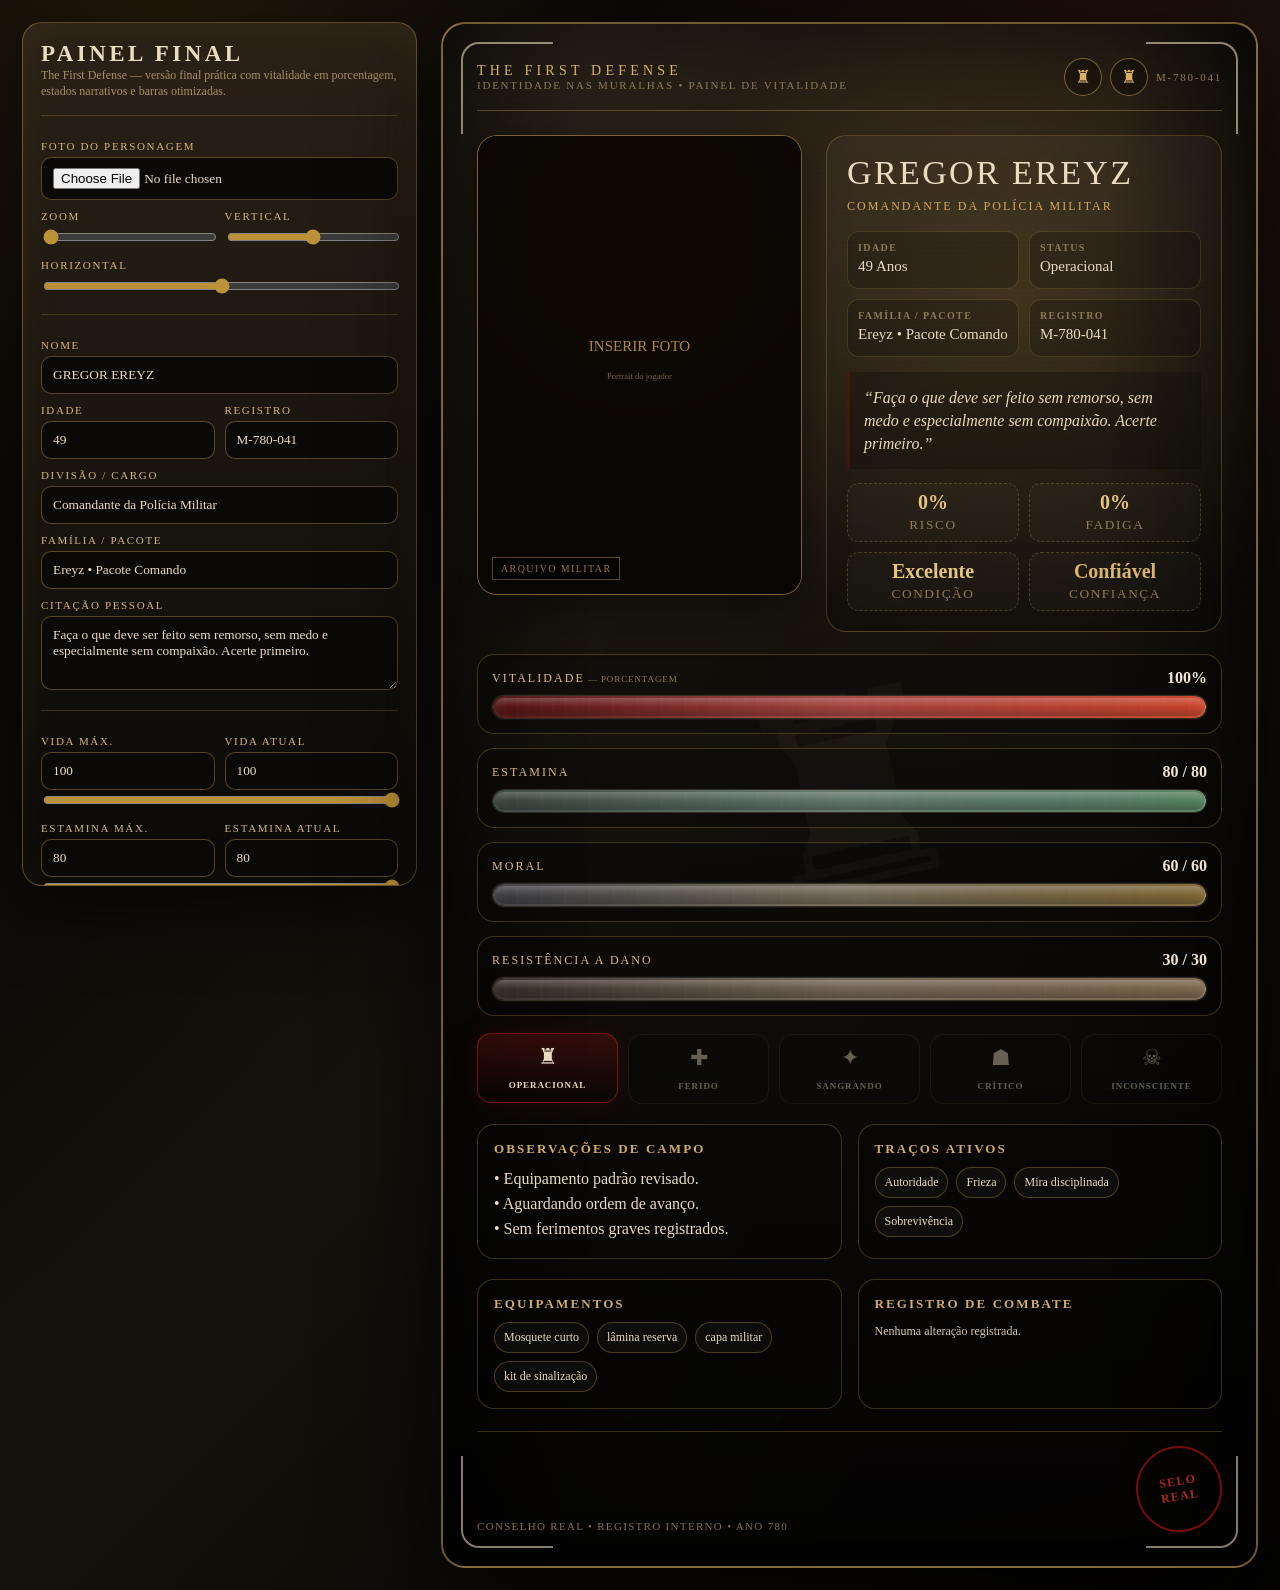
<file: painel.html>
<!DOCTYPE html>
<html lang="pt-BR">
<head>
<meta charset="UTF-8"/>
<meta name="viewport" content="width=device-width, initial-scale=1.0"/>
<title>The First Defense — Painel Vivo Final Otimizado</title>
<style>
:root{
  --danger:0;
  --exhaustion:0;
  --moraleLoss:0;
  --portrait-x:50%;
  --portrait-y:50%;
  --portrait-scale:1;
  --hue:0deg;
  --vignette:.40;
  --grain:.11;
  --bloodOpacity:0;
  --theme:#b08a42;
  --themeSoft:rgba(176,138,66,.28);
  --bg:#080705;
  --paper:#1c160f;
  --ink:#eadbc1;
  --muted:#9d8865;
  --blood:#981313;
  --bloodBright:#df2b20;
  --stamina:#d0a13a;
  --morale:#8fb3c7;
}
*{box-sizing:border-box}
body{
  margin:0; min-height:100vh; color:var(--ink);
  font-family: Georgia, "Times New Roman", serif;
  background:
    radial-gradient(circle at 12% 4%, rgba(202,143,45,.14), transparent 25%),
    radial-gradient(circle at 86% 8%, rgba(103,16,16,.18), transparent 25%),
    linear-gradient(135deg,#050403,#15110c 52%,#050403);
}
body::before{
  content:""; position:fixed; inset:0; pointer-events:none; opacity:.28;
  background:
    linear-gradient(rgba(255,255,255,.025) 1px, transparent 1px),
    linear-gradient(90deg,rgba(255,255,255,.018) 1px, transparent 1px);
  background-size: 38px 38px;
}
.app{display:grid; grid-template-columns:395px minmax(740px,1fr); gap:24px; padding:22px;}
.controls{
  position:sticky; top:18px; align-self:start; max-height:calc(100vh - 36px); overflow:auto;
  background:linear-gradient(180deg,rgba(43,34,23,.98),rgba(10,9,7,.98));
  border:1px solid rgba(218,178,92,.38);
  border-radius:20px; padding:18px;
  box-shadow:0 24px 70px rgba(0,0,0,.6), inset 0 0 40px rgba(236,180,79,.055);
}
.controls h1{margin:0; font-size:23px; letter-spacing:.15em; text-transform:uppercase}
.controls .tag{color:#a89065; font-size:12px; line-height:1.35}
.group{border-top:1px solid rgba(218,178,92,.22); margin-top:16px; padding-top:14px}
label{display:block; font-size:11px; letter-spacing:.15em; text-transform:uppercase; color:#d4b77c; margin:10px 0 5px}
input,textarea,select{
  width:100%; background:#0b0907; color:#ecdcc0;
  border:1px solid rgba(218,178,92,.36); border-radius:10px;
  padding:10px 11px; outline:none; font-family:Georgia,"Times New Roman",serif;
}
textarea{min-height:74px; resize:vertical}
input[type=range]{accent-color:#bd9137; padding:0; border:0; background:transparent}
.row{display:grid; grid-template-columns:1fr 1fr; gap:10px}
.three{display:grid; grid-template-columns:1fr 1fr 1fr; gap:10px}
.btns{display:flex; flex-wrap:wrap; gap:8px; margin-top:14px}
button{
  border:1px solid rgba(226,185,95,.45); color:#f2dfbd;
  background:linear-gradient(180deg,#3a2b16,#15100a); border-radius:10px;
  padding:10px 12px; cursor:pointer; font-weight:bold; letter-spacing:.04em;
}
button:hover{filter:brightness(1.14)}
button.danger{border-color:rgba(188,42,35,.7); color:#ffd0ca}
.stage{display:flex; justify-content:center; align-items:flex-start; min-height:calc(100vh - 44px)}
.card{
  width:820px; min-height:1120px; position:relative; overflow:hidden; border-radius:24px;
  background:
    radial-gradient(circle at 70% 18%, color-mix(in srgb, var(--theme) 22%, transparent), transparent 25%),
    linear-gradient(115deg,rgba(255,255,255,.045), transparent 24%, rgba(0,0,0,.24) 76%),
    linear-gradient(180deg,#2a2116,#130f0b 55%,#070604);
  border:2px solid rgba(218,178,92,.50);
  box-shadow:0 38px 110px rgba(0,0,0,.78), inset 0 0 120px rgba(0,0,0,.62);
  padding:34px;
  filter:hue-rotate(var(--hue));
}
.card::before{
  content:""; position:absolute; inset:0; pointer-events:none;
  background:
    repeating-linear-gradient(0deg, rgba(255,255,255,calc(var(--grain)*.25)), rgba(255,255,255,calc(var(--grain)*.25)) 1px, transparent 1px, transparent 5px),
    radial-gradient(circle at 50% 34%, transparent 0 38%, rgba(0,0,0,var(--vignette)) 100%),
    linear-gradient(90deg,rgba(0,0,0,.38),transparent 18%,transparent 82%,rgba(0,0,0,.38));
  mix-blend-mode:overlay;
}
.card::after{
  content:""; position:absolute; inset:0; pointer-events:none; transition:.3s ease;
  background:
    radial-gradient(circle at 50% 38%, transparent 0 34%, rgba(0,0,0,calc(.10 + var(--danger)*.42)) 100%),
    linear-gradient(0deg, rgba(100,0,0,calc(var(--danger)*.32)), transparent 56%),
    linear-gradient(180deg, rgba(0,0,0,calc(var(--exhaustion)*.36)), transparent 38%, rgba(0,0,0,calc(var(--exhaustion)*.42))),
    linear-gradient(90deg, rgba(0,0,0,calc(var(--moraleLoss)*.18)), transparent 45%, rgba(20,30,40,calc(var(--moraleLoss)*.16)));
}
.corner{
  position:absolute; width:92px; height:92px; opacity:.62; pointer-events:none;
  border-color:rgba(218,178,92,.5);
}
.c1{left:18px; top:18px; border-left:2px solid; border-top:2px solid; border-radius:18px 0 0 0}
.c2{right:18px; top:18px; border-right:2px solid; border-top:2px solid; border-radius:0 18px 0 0}
.c3{left:18px; bottom:18px; border-left:2px solid; border-bottom:2px solid; border-radius:0 0 0 18px}
.c4{right:18px; bottom:18px; border-right:2px solid; border-bottom:2px solid; border-radius:0 0 18px 0}
.watermark{
  position:absolute; inset:0; display:flex; align-items:center; justify-content:center;
  font-size:260px; opacity:.035; z-index:0; pointer-events:none; transform:rotate(-12deg);
}
.topline,.main,.bars,.condition,.notes,.equipment,.footer{position:relative; z-index:2}
.topline{display:flex; justify-content:space-between; align-items:center; border-bottom:1px solid rgba(218,178,92,.32); padding-bottom:14px}
.brand{font-size:14px; letter-spacing:.30em; color:#d8b366; text-transform:uppercase}
.registry{color:#8f7b5b; font-size:11px; text-transform:uppercase; letter-spacing:.16em}
.crestRow{display:flex; gap:8px; align-items:center}
.miniCrest{
  width:38px; height:38px; border-radius:50%; display:flex; align-items:center; justify-content:center;
  border:1px solid rgba(218,178,92,.48); background:rgba(0,0,0,.28); color:#d7b067; font-size:18px;
}
.main{display:grid; grid-template-columns:325px 1fr; gap:24px; margin-top:24px}
.portraitBox{
  position:relative; height:460px; border:1px solid rgba(230,188,101,.50); border-radius:20px; overflow:hidden;
  background:#080706; box-shadow:inset 0 0 34px rgba(0,0,0,.92),0 16px 45px rgba(0,0,0,.42);
}
#portrait{width:100%; height:100%; object-fit:cover; object-position:var(--portrait-x) var(--portrait-y); transform:scale(var(--portrait-scale)); transition:.25s ease;
  filter:contrast(calc(1.04 + var(--danger)*.18)) saturate(calc(.98 - var(--danger)*.28)) brightness(calc(1 - var(--danger)*.22 - var(--exhaustion)*.16));
}
.portraitBox::after{
  content:""; position:absolute; inset:0; pointer-events:none;
  background:
    linear-gradient(0deg,rgba(114,0,0,calc(var(--danger)*.32)),transparent 60%),
    radial-gradient(circle at 50% 22%,transparent 23%,rgba(0,0,0,.38));
}
.photoStamp{position:absolute; left:14px; bottom:14px; border:1px solid rgba(218,178,92,.56); background:rgba(0,0,0,.48); color:#d3ad64; padding:5px 8px; font-size:10px; letter-spacing:.14em}
.statusRibbon{
  position:absolute; right:-40px; top:22px; width:170px; text-align:center; transform:rotate(33deg);
  background:rgba(120,14,14,calc(var(--danger)*.78)); border:1px solid rgba(230,60,45,calc(var(--danger)));
  color:rgba(255,224,214,calc(var(--danger))); padding:5px 0; font-size:10px; letter-spacing:.14em;
}
.infoPanel{
  border:1px solid rgba(218,178,92,.26); border-radius:20px; padding:20px;
  background:linear-gradient(180deg,rgba(255,255,255,.035),rgba(0,0,0,.20));
}
.name{font-size:34px; line-height:1.02; text-transform:uppercase; letter-spacing:.07em; margin-bottom:8px; text-shadow:0 0 22px rgba(218,178,92,.12)}
.sub{color:#d2aa5c; text-transform:uppercase; letter-spacing:.17em; font-size:12px; margin-bottom:17px}
.dataGrid{display:grid; grid-template-columns:1fr 1fr; gap:10px}
.data{background:rgba(0,0,0,.20); border:1px solid rgba(218,178,92,.18); padding:10px; border-radius:12px; min-height:58px}
.data b{display:block; color:#8c7957; font-size:10px; letter-spacing:.14em; text-transform:uppercase; margin-bottom:4px}
.data span{font-size:15px}
.quote{margin-top:15px; padding:14px; border-left:3px solid rgba(177,18,18,calc(.25 + var(--danger)*.65)); background:rgba(0,0,0,.23); color:#ead9bb; font-style:italic; line-height:1.45}
.vitalSeal{
  margin-top:14px; display:grid; grid-template-columns:1fr 1fr; gap:10px;
}
.metric{
  border:1px dashed rgba(218,178,92,.25); padding:8px; border-radius:12px; text-align:center;
  background:rgba(255,255,255,.025);
}
.metric strong{display:block; font-size:21px; color:#e3c37d}
.metric small{text-transform:uppercase; letter-spacing:.12em; color:#8f7b5b}
.bars{margin-top:22px; display:grid; gap:14px}
.statusLine{border:1px solid rgba(218,178,92,.25); background:rgba(0,0,0,.24); border-radius:17px; padding:14px}
.statusHead{display:flex; justify-content:space-between; align-items:center; margin-bottom:8px}
.statusName{text-transform:uppercase; letter-spacing:.17em; color:#d8bd7f; font-size:12px}
.statusValue{font-weight:bold;color:#f1e6d2}
.bar{height:24px; border-radius:999px; background:rgba(0,0,0,.57); border:1px solid rgba(230,208,159,.2); overflow:hidden; position:relative}
.fill{height:100%; width:100%; transition:.35s ease; border-radius:999px; box-shadow:inset 0 0 16px rgba(255,255,255,.10)}
.hp .fill{background:linear-gradient(90deg,#421010,#941818,#e03525)}
.stamina .fill{background:linear-gradient(90deg,#523b13,#af7f22,#ebc163)}
.morale .fill{background:linear-gradient(90deg,#253a4c,#52738e,#a8c4d2)}
.armor .fill{background:linear-gradient(90deg,#30353a,#777d82,#c5c8c7)}
.bar::after{content:""; position:absolute; inset:0; background:linear-gradient(90deg,transparent,rgba(255,255,255,.18),transparent); opacity:.45}
.damageFx{position:absolute; right:0; top:0; bottom:0; width:calc(var(--danger)*100%); background:repeating-linear-gradient(135deg,rgba(0,0,0,.22),rgba(0,0,0,.22) 5px,rgba(255,0,0,.16) 5px,rgba(255,0,0,.16) 10px); mix-blend-mode:multiply}
.condition{margin-top:18px; display:grid; grid-template-columns:repeat(5,1fr); gap:10px}
.cond{text-align:center; border:1px solid rgba(218,178,92,.2); padding:10px 7px; border-radius:14px; background:rgba(0,0,0,.22); opacity:.40; transition:.2s}
.cond.active{opacity:1; background:linear-gradient(180deg,rgba(117,18,15,.36),rgba(0,0,0,.28)); border-color:rgba(184,37,28,.55); box-shadow:0 0 24px rgba(135,12,12,.18)}
.cond .icon{font-size:22px; display:block; margin-bottom:4px}.cond b{font-size:9px; letter-spacing:.10em; text-transform:uppercase}
.notes,.equipment{margin-top:20px; display:grid; grid-template-columns:1fr 1fr; gap:16px}
.panel{border:1px solid rgba(218,178,92,.25); background:rgba(0,0,0,.20); border-radius:17px; padding:16px}
.panel h3{margin:0 0 10px; color:#d0ad65; font-size:13px; text-transform:uppercase; letter-spacing:.16em}
.traits{display:flex; flex-wrap:wrap; gap:8px}.trait{border:1px solid rgba(218,178,92,.28); background:rgba(255,255,255,.035); padding:7px 9px; border-radius:999px; font-size:12px}
.log{font-size:12px; line-height:1.55; color:#dac8a9; max-height:130px; overflow:auto}
.footer{margin-top:22px; display:flex; justify-content:space-between; align-items:flex-end; color:#85704f; border-top:1px solid rgba(218,178,92,.25); padding-top:14px; font-size:11px; letter-spacing:.12em; text-transform:uppercase}
.seal{width:86px;height:86px;border-radius:50%; border:2px double rgba(177,18,18,.66); display:flex;align-items:center;justify-content:center; color:rgba(217,51,40,.78); transform:rotate(-9deg); font-weight:bold; font-size:12px; text-align:center}
.bloodmark{position:absolute; pointer-events:none; opacity:calc(var(--danger)*.95); transition:.35s ease}
.b1{right:68px; top:214px; width:145px; height:145px; background:radial-gradient(circle,rgba(126,0,0,.36),transparent 63%); filter:blur(1px)}
.b2{left:28px; bottom:190px; width:195px; height:112px; background:radial-gradient(circle,rgba(160,0,0,.24),transparent 65%); transform:rotate(18deg)}
.crack{position:absolute; inset:0; opacity:calc(var(--danger)*.18); pointer-events:none; background:
  linear-gradient(125deg, transparent 22%, rgba(255,255,255,.35) 22.2%, transparent 22.6%),
  linear-gradient(47deg, transparent 57%, rgba(255,255,255,.26) 57.2%, transparent 57.6%);
  mix-blend-mode:overlay;
}

.deathbox{
  position:relative; z-index:2;
  margin-top:18px;
  border:1px solid rgba(150,30,25,calc(var(--danger)*.78));
  background:rgba(80,0,0,calc(var(--danger)*.20));
  border-radius:18px;
  padding:14px;
  display:none;
  line-height:1.45;
}
.deathbox.show{display:block}
.deathbox b{color:#ffb1a5;text-transform:uppercase;letter-spacing:.14em}
.card.ultimate-critical{
  animation: criticalPulse 1.8s infinite ease-in-out;
}
@keyframes criticalPulse{
  0%,100%{box-shadow:0 38px 110px rgba(0,0,0,.78), inset 0 0 125px rgba(0,0,0,.64)}
  50%{box-shadow:0 38px 120px rgba(80,0,0,.55), inset 0 0 150px rgba(120,0,0,.22)}
}

@media(max-width:1120px){.app{grid-template-columns:1fr}.controls{position:relative; top:0; max-height:none}.card{width:100%}}
@media(max-width:760px){.main,.notes,.equipment{grid-template-columns:1fr}.condition{grid-template-columns:repeat(2,1fr)}.app{padding:10px}.card{padding:20px}.controls{padding:14px}}
@media print{body{background:#111}.controls{display:none}.app{display:block;padding:0}.card{width:100%;min-height:100vh;border-radius:0;box-shadow:none}.stage{min-height:auto}}

/* ===== THE FIRST DEFENSE — VERSÃO FINAL PRÁTICA ===== */
.statusLine.hp .statusName::after{
  content:" — porcentagem";
  color:#8d795a;
  font-size:9px;
  letter-spacing:.10em;
}
.statusLine.hp .fill{
  background:linear-gradient(90deg,#4e0d0d,#962019,#d24628,#d69b37,#577f3f);
  background-size:220% 100%;
  box-shadow:inset 0 0 18px rgba(255,255,255,.12), 0 0 calc(var(--danger) * 26px) rgba(180,20,15,.45);
}
.statusLine.stamina .fill{
  background:linear-gradient(90deg,#3f3f3f,#526b78,#3f83a0,#8ec7d7);
  background-size:220% 100%;
}
.statusLine.morale .fill{
  background:linear-gradient(90deg,#4b4b4b,#7a5d24,#c59a37,#e5c873);
  background-size:220% 100%;
}
.statusLine.armor .fill{
  background:linear-gradient(90deg,#322b24,#66523c,#9a815d,#d1b782);
  background-size:220% 100%;
}
.statusLine .bar{
  box-shadow:inset 0 0 10px rgba(0,0,0,.75), 0 0 0 1px rgba(255,255,255,.04);
}
.statusLine .bar::before{
  content:"";
  position:absolute;
  inset:2px;
  border-radius:999px;
  background:linear-gradient(180deg,rgba(255,255,255,.20),transparent 48%,rgba(0,0,0,.24));
  pointer-events:none;
  z-index:2;
}
.statusLine .fill{
  position:relative;
  transition:width .28s ease, filter .28s ease, background-position .28s ease;
}
.statusLine .fill::after{
  content:"";
  position:absolute;
  inset:0;
  background:linear-gradient(90deg, transparent, rgba(255,255,255,.22), transparent);
  opacity:.35;
}
.card.state-operacional{--stateTint:0;}
.card.state-ferido{filter:hue-rotate(6deg) saturate(.98);}
.card.state-sangrando{filter:hue-rotate(10deg) saturate(.92);}
.card.state-critico{filter:hue-rotate(14deg) saturate(.82) brightness(.92);}
.card.state-inconsciente{filter:saturate(.42) brightness(.78) contrast(1.08);}
.card.state-ferido::after{
  background:
    radial-gradient(circle at 50% 45%, transparent 0 42%, rgba(0,0,0,calc(.18 + var(--danger)*.38)) 100%),
    linear-gradient(0deg, rgba(110,55,0,.10), transparent 55%),
    linear-gradient(180deg, rgba(0,0,0,calc(var(--exhaustion)*.22)), transparent 40%, rgba(0,0,0,calc(var(--exhaustion)*.32)));
}
.card.state-sangrando::after{
  background:
    radial-gradient(circle at 50% 45%, transparent 0 42%, rgba(0,0,0,calc(.20 + var(--danger)*.42)) 100%),
    linear-gradient(0deg, rgba(120,0,0,calc(.12 + var(--danger)*.30)), transparent 55%),
    linear-gradient(180deg, rgba(0,0,0,calc(var(--exhaustion)*.24)), transparent 40%, rgba(0,0,0,calc(var(--exhaustion)*.34)));
}
.card.state-critico::after,.card.state-inconsciente::after{
  background:
    radial-gradient(circle at 50% 42%, transparent 0 34%, rgba(0,0,0,calc(.38 + var(--danger)*.45)) 100%),
    linear-gradient(0deg, rgba(120,0,0,calc(.24 + var(--danger)*.34)), transparent 55%),
    linear-gradient(180deg, rgba(0,0,0,.24), transparent 40%, rgba(0,0,0,.46));
}
.card.state-critico{
  animation: finalCriticalPulse 1.8s ease-in-out infinite;
}
.card.state-inconsciente{
  animation:none !important;
}
@keyframes finalCriticalPulse{
  0%,100%{box-shadow:0 35px 90px rgba(0,0,0,.72), inset 0 0 95px rgba(0,0,0,.62)}
  50%{box-shadow:0 35px 105px rgba(90,0,0,.42), inset 0 0 120px rgba(120,0,0,.18)}
}
.condition{
  grid-template-columns:repeat(5,1fr) !important;
}
.cond.active{
  transform:translateY(-1px);
}
#physicalCondition{
  color:#e6c57d;
}


/* ===== AJUSTES FINAIS — confiança, clique em estados e barras premium ===== */
.vitalSeal{
  grid-template-columns:repeat(4,1fr) !important;
}
#trustMetric{
  color:#d8b66d;
}
.statusLine.stamina .fill{
  background:linear-gradient(90deg,#39413d,#4f6959,#6d9f72,#9bd883) !important;
  background-size:220% 100% !important;
  filter:saturate(calc(.70 + var(--exhaustion) * -.25 + .55));
}
.statusLine.stamina .bar{
  box-shadow:inset 0 0 10px rgba(0,0,0,.78), 0 0 calc(var(--exhaustion) * 18px) rgba(85,130,90,.18);
}
.statusLine.morale .fill{
  background:linear-gradient(90deg,#3b3b40,#655534,#a98031,#e3c66a) !important;
  background-size:220% 100% !important;
}
.statusLine.hp .fill,
.statusLine.morale .fill,
.statusLine.stamina .fill,
.statusLine.armor .fill{
  border-right:1px solid rgba(255,255,255,.32);
}
.cond{
  cursor:pointer;
  user-select:none;
}
.cond:hover{
  opacity:.92;
  filter:brightness(1.18);
  transform:translateY(-1px);
}
.bloodmark.b3{
  left:58%;
  top:132px;
  width:85px;
  height:120px;
  background:radial-gradient(circle at 40% 25%,rgba(170,0,0,.32),transparent 38%),
             radial-gradient(circle at 70% 58%,rgba(120,0,0,.24),transparent 44%);
  transform:rotate(-18deg);
}
.bloodmark.b4{
  right:32px;
  bottom:310px;
  width:115px;
  height:150px;
  background:radial-gradient(circle at 50% 20%,rgba(160,0,0,.28),transparent 40%),
             radial-gradient(circle at 40% 70%,rgba(90,0,0,.20),transparent 48%);
  transform:rotate(14deg);
}
.bloodmark.b5{
  left:70px;
  top:520px;
  width:95px;
  height:95px;
  background:radial-gradient(circle,rgba(135,0,0,.24),transparent 65%);
}
.card.state-sangrando .bloodmark,
.card.state-critico .bloodmark,
.card.state-inconsciente .bloodmark{
  opacity:calc(.35 + var(--danger)*.75);
}
.card.state-ferido .bloodmark{
  opacity:calc(var(--danger)*.38);
}
.card.state-operacional .bloodmark{
  opacity:calc(var(--danger)*.18);
}
.statusLine .fill::before{
  content:"";
  position:absolute;
  inset:0;
  background:repeating-linear-gradient(90deg,rgba(255,255,255,.08) 0 1px,transparent 1px 12px);
  opacity:.28;
}
.btns button{
  min-width:82px;
}


/* ===== AJUSTE FINAL OTIMIZADO — indicadores 2x2 e ficha leve ===== */
.vitalSeal{
  display:grid !important;
  grid-template-columns:repeat(2, minmax(0, 1fr)) !important;
  gap:10px !important;
  align-items:stretch !important;
}
.vitalSeal .metric{
  min-height:58px;
  display:flex;
  flex-direction:column;
  align-items:center;
  justify-content:center;
}
.vitalSeal .metric strong{
  font-size:20px;
  line-height:1.05;
}
.vitalSeal .metric small{
  margin-top:4px;
}
.card{
  will-change:auto !important;
}
.statusLine .fill,
.cond,
.portraitBox{
  will-change:auto !important;
}
.card.state-critico{
  animation: finalCriticalPulse 2.4s ease-in-out infinite !important;
}
@media (prefers-reduced-motion: reduce){
  .card.state-critico,
  .cond.active,
  .portraitBox,
  .statusLine .fill::after{
    animation:none !important;
  }
}

</style>
</head>
<body>
<div class="app">
<aside class="controls">
  <h1>Painel Final</h1>
  <div class="tag">The First Defense — versão final prática com vitalidade em porcentagem, estados narrativos e barras otimizadas.</div>

  <div class="group">
    <label>Foto do personagem</label><input type="file" id="photoInput" accept="image/*">
    <div class="row"><div><label>Zoom</label><input type="range" id="zoom" min="1" max="2.7" step=".01" value="1"></div><div><label>Vertical</label><input type="range" id="posY" min="0" max="100" value="50"></div></div>
    <label>Horizontal</label><input type="range" id="posX" min="0" max="100" value="50">
  </div>

  <div class="group">
    <label>Nome</label><input type="text" id="nameInput" value="GREGOR EREYZ">
    <div class="row"><div><label>Idade</label><input type="number" id="ageInput" value="49"></div><div><label>Registro</label><input type="text" id="regInput" value="M-780-041"></div></div>
    <label>Divisão / Cargo</label><input type="text" id="roleInput" value="Comandante da Polícia Militar">
    <label>Família / Pacote</label><input type="text" id="familyInput" value="Ereyz • Pacote Comando">
    <label>Citação pessoal</label><textarea id="quoteInput">Faça o que deve ser feito sem remorso, sem medo e especialmente sem compaixão. Acerte primeiro.</textarea>
  </div>

  <div class="group">
    <div class="row"><div><label>Vida Máx.</label><input type="number" id="hpMax" value="100"></div><div><label>Vida Atual</label><input type="number" id="hpNow" value="100"></div></div>
    <input type="range" id="hpSlider" min="0" max="100" value="100">
    <div class="row"><div><label>Estamina Máx.</label><input type="number" id="stMax" value="80"></div><div><label>Estamina Atual</label><input type="number" id="stNow" value="80"></div></div>
    <input type="range" id="stSlider" min="0" max="80" value="80">
    <div class="row"><div><label>Moral Máx.</label><input type="number" id="moMax" value="60"></div><div><label>Moral Atual</label><input type="number" id="moNow" value="60"></div></div>
    <input type="range" id="moSlider" min="0" max="60" value="60">
    <div class="row"><div><label>Resistência Máx.</label><input type="number" id="arMax" value="30"></div><div><label>Resistência Atual</label><input type="number" id="arNow" value="30"></div></div>
    <input type="range" id="arSlider" min="0" max="30" value="30">
      <div class="row">
        <div><label>Ferimentos</label><input type="number" id="injuryInput" value="0"></div>
        <div><label>Exposição</label><input type="number" id="exposureInput" value="0"></div>
      </div>
  </div>

  <div class="group">
    <label>Estado narrativo</label>
    <select id="conditionSelect"><option value="normal">Operacional</option><option value="ferido">Ferido</option><option value="sangrando">Sangrando</option><option value="critico">Crítico</option><option value="inconsciente">Inconsciente</option></select>
    <div class="row"><div><label>Tema</label><select id="themeSelect"><option value="gold">Conselho / Neutro</option><option value="mp">Polícia Militar</option><option value="garrison">Guarnição</option><option value="cadet">Cadetes</option><option value="scout">Reconhecimento</option></select></div><div><label>Filtro</label><select id="filterSelect"><option value="cinematic">Cinemático</option><option value="cold">Frio</option><option value="bloody">Crítico</option><option value="paper">Documento</option></select></div></div>
    <div class="three"><div><label>Vinheta</label><input type="range" id="vignette" min=".15" max=".75" step=".01" value=".40"></div><div><label>Grão</label><input type="range" id="grain" min=".02" max=".28" step=".01" value=".11"></div><div><label>Tom</label><input type="range" id="hue" min="-40" max="40" value="0"></div></div>
  </div>

  <div class="group">
    <label>Anotações rápidas</label><textarea id="notesInput">• Equipamento padrão revisado.
• Aguardando ordem de avanço.
• Sem ferimentos graves registrados.</textarea>
    <label>Traços / Habilidades</label><input type="text" id="traitsInput" value="Autoridade, Frieza, Mira disciplinada, Sobrevivência">
    <label>Equipamentos</label><input type="text" id="equipInput" value="Mosquete curto, lâmina reserva, capa militar, kit de sinalização">
  </div>

  <div class="btns">
    <button onclick="applyAttack()">Ataque</button><button onclick="rest()">Descanso</button>
    <button onclick="quickDamage(1)">-1 Vida</button><button onclick="quickDamage(5)">-5 Vida</button><button onclick="quickDamage(10)">-10 Vida</button>
    <button onclick="healVitality(1)">+1 Vida</button><button onclick="healVitality(5)">+5 Vida</button>
    <button onclick="quickStamina(1)">-1 Estamina</button><button onclick="quickStamina(5)">-5 Estamina</button><button onclick="quickStamina(10)">-10 Estamina</button>
    <button onclick="healStamina(1)">+1 Estamina</button><button onclick="healStamina(5)">+5 Estamina</button>
    <button onclick="quickMorale(1)">-1 Moral</button><button onclick="quickMorale(5)">-5 Moral</button>
    <button onclick="healMorale(1)">+1 Moral</button><button onclick="healMorale(5)">+5 Moral</button>
    <button onclick="saveSheet()">Salvar</button><button onclick="loadSheet()">Carregar</button><button onclick="exportJSON()">Exportar JSON</button><button onclick="window.print()">PDF</button><button class="danger" onclick="resetSheet()">Resetar</button>
  </div>
</aside>

<main class="stage">
<section class="card" id="card">
  <div class="corner c1"></div><div class="corner c2"></div><div class="corner c3"></div><div class="corner c4"></div>
  <div class="watermark" id="watermark">♜</div>
  <div class="bloodmark b1"></div><div class="bloodmark b2"></div><div class="bloodmark b3"></div><div class="bloodmark b4"></div><div class="bloodmark b5"></div><div class="crack"></div>

  <div class="topline">
    <div><div class="brand">The First Defense</div><div class="registry">Identidade nas Muralhas • Painel de Vitalidade</div></div>
    <div class="crestRow"><div class="miniCrest" id="crest1">♜</div><div class="miniCrest" id="crest2">♜</div><div class="registry" id="regView">M-780-041</div></div>
  </div>

  <div class="main">
    <div class="portraitBox"><img id="portrait" alt="Portrait" src="data:image/svg+xml,%3Csvg xmlns='http://www.w3.org/2000/svg' width='600' height='850'%3E%3Crect width='100%25' height='100%25' fill='%23110d09'/%3E%3Ctext x='50%25' y='47%25' fill='%23b08a42' font-family='Georgia' font-size='28' text-anchor='middle'%3EINSERIR FOTO%3C/text%3E%3Ctext x='50%25' y='53%25' fill='%23766548' font-family='Georgia' font-size='16' text-anchor='middle'%3EPortrait do jogador%3C/text%3E%3C/svg%3E"><div class="photoStamp">ARQUIVO MILITAR</div><div class="statusRibbon">RISCO CRÍTICO</div></div>
    <div class="infoPanel">
      <div class="name" id="nameView">GREGOR EREYZ</div>
      <div class="sub" id="roleView">Comandante da Polícia Militar</div>
      <div class="dataGrid">
        <div class="data"><b>Idade</b><span id="ageView">49 Anos</span></div><div class="data"><b>Status</b><span id="statusView">Operacional</span></div>
        <div class="data"><b>Família / Pacote</b><span id="familyView">Ereyz • Pacote Comando</span></div><div class="data"><b>Registro</b><span id="regView2">M-780-041</span></div>
      </div>
      <div class="quote" id="quoteView">“Faça o que deve ser feito sem remorso, sem medo e especialmente sem compaixão. Acerte primeiro.”</div>
      <div class="vitalSeal">
        <div class="metric"><strong id="riskMetric">0%</strong><small>Risco</small></div>
        <div class="metric"><strong id="fatigueMetric">0%</strong><small>Fadiga</small></div><div class="metric"><strong id="physicalCondition">Excelente</strong><small>Condição</small></div><div class="metric"><strong id="trustMetric">Confiável</strong><small>Confiança</small></div>
      </div>
    </div>
  </div>

  <div class="bars">
    <div class="statusLine hp"><div class="statusHead"><span class="statusName">Vitalidade</span><span class="statusValue" id="hpText">100 / 100</span></div><div class="bar"><div class="fill" id="hpFill"></div><div class="damageFx"></div></div></div>
    <div class="statusLine stamina"><div class="statusHead"><span class="statusName">Estamina</span><span class="statusValue" id="stText">80 / 80</span></div><div class="bar"><div class="fill" id="stFill"></div></div></div>
    <div class="statusLine morale"><div class="statusHead"><span class="statusName">Moral</span><span class="statusValue" id="moText">60 / 60</span></div><div class="bar"><div class="fill" id="moFill"></div></div></div>
    <div class="statusLine armor"><div class="statusHead"><span class="statusName">Resistência a Dano</span><span class="statusValue" id="arText">30 / 30</span></div><div class="bar"><div class="fill" id="arFill"></div></div></div>
  </div>

  <div class="condition">
    <div class="cond" id="cond-normal"><span class="icon">♜</span><b>Operacional</b></div>
    <div class="cond" id="cond-ferido"><span class="icon">✚</span><b>Ferido</b></div>
    <div class="cond" id="cond-sangrando"><span class="icon">✦</span><b>Sangrando</b></div>
    <div class="cond" id="cond-critico"><span class="icon">☗</span><b>Crítico</b></div>
    
    <div class="cond" id="cond-inconsciente"><span class="icon">☠</span><b>Inconsciente</b></div>
  </div>
  <div class="deathbox" id="deathbox"><b>Protocolo de emergência:</b> condição extrema detectada. Recomenda-se retirada, atendimento imediato ou teste narrativo de sobrevivência.</div>

  <div class="notes">
    <div class="panel"><h3>Observações de campo</h3><div id="notesView" style="white-space:pre-line; line-height:1.55;"></div></div>
    <div class="panel"><h3>Traços ativos</h3><div class="traits" id="traitsView"></div></div>
  </div>
  <div class="equipment">
    <div class="panel"><h3>Equipamentos</h3><div class="traits" id="equipView"></div></div>
    <div class="panel"><h3>Registro de combate</h3><div class="log" id="logView">Nenhuma alteração registrada.</div></div>
  </div>

  <div class="footer"><div>Conselho Real • Registro interno • Ano 780</div><div class="seal">SELO<br>REAL</div></div>
</section>
</main>
</div>

<script>
const $=id=>document.getElementById(id);
const fields=["nameInput","ageInput","regInput","roleInput","familyInput","quoteInput","hpMax","hpNow","stMax","stNow","moMax","moNow","arMax","arNow","injuryInput","exposureInput","conditionSelect","themeSelect","filterSelect","vignette","grain","hue","notesInput","traitsInput","equipInput","zoom","posX","posY"];
let combatLog=[];
function clamp(v,min,max){return Math.max(min,Math.min(max,v))}
function pct(n,m){return m<=0?0:clamp((n/m)*100,0,100)}
function escapeHtml(s){return s.replace(/[&<>"']/g,m=>({"&":"&amp;","<":"&lt;",">":"&gt;",'"':"&quot;","'":"&#039;"}[m]))}
function syncRange(num,range,max){$(range).max=+$(max).value||1; $(range).value=clamp(+$(num).value||0,0,+$(max).value||1)}
function tokenize(str){return (str||"").split(",").map(t=>t.trim()).filter(Boolean).map(t=>`<span class="trait">${escapeHtml(t)}</span>`).join("")}
function theme(){
 const t=$("themeSelect").value; let color="#b08a42", crest="♜";
 if(t==="mp"){color="#4f8a42";crest="♞"} if(t==="garrison"){color="#b52b2b";crest="✾"} if(t==="cadet"){color="#b89138";crest="⚔"} if(t==="scout"){color="#3f6e9b";crest="♚"}
 document.documentElement.style.setProperty("--theme",color); $("crest1").textContent=crest; $("crest2").textContent=crest; $("watermark").textContent=crest;
}
function filter(){
 const f=$("filterSelect").value;
 if(f==="cinematic"){ $("hue").value ||= 0 }
 if(f==="cold") document.documentElement.style.setProperty("--hue","-18deg");
 else if(f==="bloody") document.documentElement.style.setProperty("--hue","8deg");
 else if(f==="paper") document.documentElement.style.setProperty("--hue","22deg");
 else document.documentElement.style.setProperty("--hue", $("hue").value+"deg");
}
function update(){
 $("nameView").textContent=$("nameInput").value||"SEM NOME";
 $("ageView").textContent=($("ageInput").value||"—")+" Anos";
 $("roleView").textContent=$("roleInput").value||"Sem patente";
 $("familyView").textContent=$("familyInput").value||"—";
 $("regView").textContent=$("regInput").value||"—"; $("regView2").textContent=$("regInput").value||"—";
 $("quoteView").textContent="“"+($("quoteInput").value||"")+"”";
 $("notesView").textContent=$("notesInput").value||"";
 $("traitsView").innerHTML=tokenize($("traitsInput").value);
 $("equipView").innerHTML=tokenize($("equipInput").value);
 document.documentElement.style.setProperty("--portrait-scale",$("zoom").value);
 document.documentElement.style.setProperty("--portrait-x",$("posX").value+"%");
 document.documentElement.style.setProperty("--portrait-y",$("posY").value+"%");
 document.documentElement.style.setProperty("--vignette",$("vignette").value);
 document.documentElement.style.setProperty("--grain",$("grain").value);
 if($("filterSelect").value==="cinematic") document.documentElement.style.setProperty("--hue",$("hue").value+"deg");
 theme(); filter();

 [["hpNow","hpSlider","hpMax"],["stNow","stSlider","stMax"],["moNow","moSlider","moMax"],["arNow","arSlider","arMax"]].forEach(a=>syncRange(...a));
 const hpP=pct(+$("hpNow").value,+$("hpMax").value), stP=pct(+$("stNow").value,+$("stMax").value), moP=pct(+$("moNow").value,+$("moMax").value), arP=pct(+$("arNow").value,+$("arMax").value);
 $("hpFill").style.width=hpP+"%"; $("stFill").style.width=stP+"%"; $("moFill").style.width=moP+"%"; $("arFill").style.width=arP+"%";
 $("hpText").textContent=Math.round(hpP)+"%"; $("stText").textContent=`${$("stNow").value} / ${$("stMax").value}`; $("moText").textContent=`${$("moNow").value} / ${$("moMax").value}`; $("arText").textContent=`${$("arNow").value} / ${$("arMax").value}`;
 const danger=1-hpP/100, exhaustion=1-stP/100, moraleLoss=1-moP/100;
 document.documentElement.style.setProperty("--danger",danger.toFixed(2)); document.documentElement.style.setProperty("--exhaustion",exhaustion.toFixed(2)); document.documentElement.style.setProperty("--moraleLoss",moraleLoss.toFixed(2));
 $("riskMetric").textContent=Math.round(danger*100)+"%"; $("fatigueMetric").textContent=Math.round(exhaustion*100)+"%";
 const c=$("conditionSelect").value; $("statusView").textContent=c==="normal"?"Operacional":c.charAt(0).toUpperCase()+c.slice(1);
 ["normal","ferido","sangrando","critico","inconsciente"].forEach(x=>$("cond-"+x).classList.toggle("active",x===c));
 const cardEl=$("card");
 if(cardEl){
   cardEl.classList.remove("state-operacional","state-ferido","state-sangrando","state-critico","state-inconsciente");
   cardEl.classList.add("state-"+(c||condition||"normal"));
 }
 if($("physicalCondition")){
   const v=Math.round(hpP);
   $("physicalCondition").textContent = v>=81 ? "Excelente" : v>=61 ? "Estável" : v>=41 ? "Debilitado" : v>=21 ? "Grave" : "Colapso";
 }
 $("deathbox").classList.toggle("show", hpP<=20 || c==="critico" || c==="inconsciente");
 $("card").classList.toggle("ultimate-critical", hpP<=15 || c==="inconsciente");
 $("logView").innerHTML=combatLog.length?combatLog.slice(-8).reverse().map(escapeHtml).join("<br>"):"Nenhuma alteração registrada.";
}
fields.forEach(id=>$(id).addEventListener("input",update));
["hpSlider","stSlider","moSlider","arSlider"].forEach(id=>$(id).addEventListener("input",()=>{ const map={hpSlider:"hpNow",stSlider:"stNow",moSlider:"moNow",arSlider:"arNow"}; $(map[id]).value=$(id).value; update();}));
$("photoInput").addEventListener("change",e=>{const file=e.target.files[0]; if(!file)return; const r=new FileReader(); r.onload=()=>{$("portrait").src=r.result; saveSheet(false)}; r.readAsDataURL(file)});
function log(msg){combatLog.push(new Date().toLocaleTimeString("pt-BR",{hour:"2-digit",minute:"2-digit"})+" — "+msg); update()}
function quickDamage(v){$("hpNow").value=clamp((+$("hpNow").value||0)-v,0,+$("hpMax").value||1); log("-"+v+" de Vitalidade")}
function quickStamina(v){$("stNow").value=clamp((+$("stNow").value||0)-v,0,+$("stMax").value||1); log("-"+v+" de Estamina")}
function quickMorale(v){$("moNow").value=clamp((+$("moNow").value||0)-v,0,+$("moMax").value||1); log("-"+v+" de Moral")}
function applyAttack(){quickStamina(8);quickMorale(2);log("Ação ofensiva registrada")}
function rest(){
 $("stNow").value=clamp((+$("stNow").value||0)+15,0,+$("stMax").value||1);
 $("moNow").value=clamp((+$("moNow").value||0)+5,0,+$("moMax").value||1);
 log("Descanso curto aplicado");
}
function getData(){const d={}; fields.forEach(id=>d[id]=$(id).value); d.portrait=$("portrait").src; d.combatLog=combatLog; return d}
function setData(d){fields.forEach(id=>{if(d[id]!==undefined)$(id).value=d[id]}); if(d.portrait)$("portrait").src=d.portrait; combatLog=d.combatLog||[]; update()}
function saveSheet(show=true){localStorage.setItem("TFD_Painel_Vivo_Final",JSON.stringify(getData())); if(show)alert("Dados salvos neste navegador.")}
function loadSheet(){const raw=localStorage.getItem("TFD_Painel_Vivo_Final"); if(!raw)return alert("Nenhum dado salvo encontrado."); setData(JSON.parse(raw))}
function resetSheet(){if(!confirm("Resetar dados?"))return; localStorage.removeItem("TFD_Painel_Vivo_Final"); location.reload()}
function exportJSON(){const blob=new Blob([JSON.stringify(getData(),null,2)],{type:"application/json"}); const a=document.createElement("a"); a.href=URL.createObjectURL(blob); a.download="the-first-defense-painel-final.json"; a.click()}
update();
</script>

<script>
(function(){
  function byId(id){return document.getElementById(id)}
  function clamp(v,min,max){return Math.max(min,Math.min(max,v))}
  function syncFinalVisuals(){
    const hpNow=parseInt(byId("hpNow")?.value||"100",10);
    const hpMax=Math.max(parseInt(byId("hpMax")?.value||"100",10),1);
    const stNow=parseInt(byId("stNow")?.value||"0",10);
    const stMax=Math.max(parseInt(byId("stMax")?.value||"1",10),1);
    const moNow=parseInt(byId("moNow")?.value||"0",10);
    const moMax=Math.max(parseInt(byId("moMax")?.value||"1",10),1);
    const arNow=parseInt(byId("arNow")?.value||"0",10);
    const arMax=Math.max(parseInt(byId("arMax")?.value||"1",10),1);
    const hpP=clamp((hpNow/hpMax)*100,0,100);
    const stP=clamp((stNow/stMax)*100,0,100);
    const moP=clamp((moNow/moMax)*100,0,100);
    const arP=clamp((arNow/arMax)*100,0,100);

    if(byId("hpText")) byId("hpText").textContent=Math.round(hpP)+"%";
    [["hpFill",hpP],["stFill",stP],["moFill",moP],["arFill",arP]].forEach(([id,p])=>{
      const el=byId(id);
      if(el){ el.style.width=p+"%"; el.style.backgroundPosition=(100-p)+"% 0"; }
    });

    const condition=byId("conditionSelect")?.value || "normal";
    const card=byId("card");
    if(card){
      card.classList.remove("state-operacional","state-ferido","state-sangrando","state-critico","state-inconsciente");
      card.classList.add("state-"+condition);
    }
    if(byId("physicalCondition")){
      byId("physicalCondition").textContent = hpP>=81 ? "Excelente" : hpP>=61 ? "Estável" : hpP>=41 ? "Debilitado" : hpP>=21 ? "Grave" : "Colapso";
    }
  }

  ["hpSlider","hpNow","hpMax","stSlider","stNow","stMax","moSlider","moNow","moMax","arSlider","arNow","arMax","conditionSelect"].forEach(id=>{
    const el=byId(id);
    if(el) el.addEventListener("input",()=>setTimeout(syncFinalVisuals,0));
    if(el) el.addEventListener("change",()=>setTimeout(syncFinalVisuals,0));
  });

  window.addEventListener("load",()=>setTimeout(syncFinalVisuals,80));
})();
</script>


<script>
(function(){
  function byId(id){ return document.getElementById(id); }
  function clamp(v,min,max){ return Math.max(min, Math.min(max, v)); }

  window.healVitality = function(v){
    const now = byId("hpNow"), max = byId("hpMax");
    if(!now || !max) return;
    now.value = clamp((parseInt(now.value||"0",10)+v),0,parseInt(max.value||"100",10));
    if(typeof window.log === "function") window.log("+"+v+" de Vitalidade");
    if(typeof window.update === "function") window.update();
    syncFinalPolish();
    autosaveFinal();
  };
  window.healStamina = function(v){
    const now = byId("stNow"), max = byId("stMax");
    if(!now || !max) return;
    now.value = clamp((parseInt(now.value||"0",10)+v),0,parseInt(max.value||"80",10));
    if(typeof window.log === "function") window.log("+"+v+" de Estamina");
    if(typeof window.update === "function") window.update();
    syncFinalPolish();
    autosaveFinal();
  };
  window.healMorale = function(v){
    const now = byId("moNow"), max = byId("moMax");
    if(!now || !max) return;
    now.value = clamp((parseInt(now.value||"0",10)+v),0,parseInt(max.value||"60",10));
    if(typeof window.log === "function") window.log("+"+v+" de Moral");
    if(typeof window.update === "function") window.update();
    syncFinalPolish();
    autosaveFinal();
  };

  function percent(nowId,maxId){
    const now=parseInt(byId(nowId)?.value||"0",10);
    const max=Math.max(parseInt(byId(maxId)?.value||"1",10),1);
    return clamp((now/max)*100,0,100);
  }

  function trustLabel(moP){
    if(moP >= 81) return "Confiável";
    if(moP >= 61) return "Instável";
    if(moP >= 41) return "Suspeito";
    if(moP >= 21) return "Ameaça";
    return "Hostil";
  }

  function syncFinalPolish(){
    const hpP=percent("hpNow","hpMax");
    const stP=percent("stNow","stMax");
    const moP=percent("moNow","moMax");
    const arP=percent("arNow","arMax");

    [["hpFill",hpP],["stFill",stP],["moFill",moP],["arFill",arP]].forEach(([id,p])=>{
      const el=byId(id);
      if(el){
        el.style.width=p+"%";
        el.style.backgroundPosition=(100-p)+"% 0";
      }
    });

    if(byId("hpText")) byId("hpText").textContent=Math.round(hpP)+"%";
    if(byId("stText")) byId("stText").textContent=(byId("stNow").value||"0")+" / "+(byId("stMax").value||"0");
    if(byId("moText")) byId("moText").textContent=(byId("moNow").value||"0")+" / "+(byId("moMax").value||"0");
    if(byId("arText")) byId("arText").textContent=(byId("arNow").value||"0")+" / "+(byId("arMax").value||"0");

    if(byId("trustMetric")) byId("trustMetric").textContent=trustLabel(moP);

    const condition = byId("conditionSelect")?.value || "normal";
    const card = byId("card");
    if(card){
      card.classList.remove("state-operacional","state-ferido","state-sangrando","state-critico","state-inconsciente");
      card.classList.add("state-"+condition);
    }
  }

  ["normal","ferido","sangrando","critico","inconsciente"].forEach(state=>{
    const el=byId("cond-"+state);
    if(el){
      el.addEventListener("click",()=>{
        const select=byId("conditionSelect");
        if(select){
          select.value=state;
          select.dispatchEvent(new Event("input",{bubbles:true}));
          select.dispatchEvent(new Event("change",{bubbles:true}));
        }
        if(typeof window.update === "function") window.update();
        syncFinalPolish();
        autosaveFinal();
      });
    }
  });

  let autosaveTimer=null;
  function autosaveFinal(){
    clearTimeout(autosaveTimer);
    autosaveTimer=setTimeout(()=>{
      try{
        if(typeof window.saveSheet === "function") window.saveSheet(false);
      }catch(e){}
    },450);
  }

  ["hpSlider","hpNow","hpMax","stSlider","stNow","stMax","moSlider","moNow","moMax","arSlider","arNow","arMax","conditionSelect","traitsInput","equipInput","notesInput","nameInput","roleInput","familyInput","quoteInput"].forEach(id=>{
    const el=byId(id);
    if(el){
      el.addEventListener("input",()=>{ setTimeout(syncFinalPolish,0); autosaveFinal(); });
      el.addEventListener("change",()=>{ setTimeout(syncFinalPolish,0); autosaveFinal(); });
    }
  });

  window.addEventListener("load",()=>setTimeout(syncFinalPolish,120));
})();
</script>


<script>
(function(){
  const $ = (id) => document.getElementById(id);
  const clamp = (v,min,max) => Math.max(min, Math.min(max, v));
  let autosaveTimer = null;

  function pct(nowId, maxId){
    const now = parseInt($(nowId)?.value || "0", 10);
    const max = Math.max(parseInt($(maxId)?.value || "1", 10), 1);
    return clamp((now / max) * 100, 0, 100);
  }

  function labelCondicao(v){
    if(v >= 81) return "Excelente";
    if(v >= 61) return "Estável";
    if(v >= 41) return "Debilitado";
    if(v >= 21) return "Grave";
    return "Colapso";
  }

  function labelConfianca(v){
    if(v >= 81) return "Confiável";
    if(v >= 61) return "Instável";
    if(v >= 41) return "Suspeito";
    if(v >= 21) return "Ameaça";
    return "Hostil";
  }

  function refreshFinal(){
    const hpP = pct("hpNow","hpMax");
    const stP = pct("stNow","stMax");
    const moP = pct("moNow","moMax");
    const arP = pct("arNow","arMax");

    const bars = [["hpFill",hpP],["stFill",stP],["moFill",moP],["arFill",arP]];
    bars.forEach(([id,p]) => {
      const el = $(id);
      if(!el) return;
      el.style.width = p + "%";
      el.style.backgroundPosition = (100 - p) + "% 0";
    });

    if($("hpText")) $("hpText").textContent = Math.round(hpP) + "%";
    if($("stText")) $("stText").textContent = ($("stNow")?.value || "0") + " / " + ($("stMax")?.value || "0");
    if($("moText")) $("moText").textContent = ($("moNow")?.value || "0") + " / " + ($("moMax")?.value || "0");
    if($("arText")) $("arText").textContent = ($("arNow")?.value || "0") + " / " + ($("arMax")?.value || "0");

    const danger = 1 - hpP / 100;
    const exhaustion = 1 - stP / 100;
    const moraleLoss = 1 - moP / 100;

    document.documentElement.style.setProperty("--danger", clamp(danger,0,1).toFixed(2));
    document.documentElement.style.setProperty("--exhaustion", clamp(exhaustion,0,1).toFixed(2));
    document.documentElement.style.setProperty("--moraleLoss", clamp(moraleLoss,0,1).toFixed(2));

    if($("riskMetric")) $("riskMetric").textContent = Math.round(danger * 100) + "%";
    if($("fatigueMetric")) $("fatigueMetric").textContent = Math.round(exhaustion * 100) + "%";
    if($("physicalCondition")) $("physicalCondition").textContent = labelCondicao(hpP);
    if($("trustMetric")) $("trustMetric").textContent = labelConfianca(moP);

    const condition = $("conditionSelect")?.value || "normal";
    ["normal","ferido","sangrando","critico","inconsciente"].forEach(state => {
      const cond = $("cond-" + state);
      if(cond) cond.classList.toggle("active", state === condition);
    });

    const card = $("card");
    if(card){
      card.classList.remove("state-operacional","state-ferido","state-sangrando","state-critico","state-inconsciente");
      card.classList.add("state-" + condition);
    }
  }

  function autosave(){
    clearTimeout(autosaveTimer);
    autosaveTimer = setTimeout(() => {
      try{
        if(typeof window.saveSheet === "function") window.saveSheet(false);
      }catch(e){}
    }, 650);
  }

  function bind(){
    const ids = [
      "hpSlider","hpNow","hpMax","stSlider","stNow","stMax","moSlider","moNow","moMax",
      "arSlider","arNow","arMax","conditionSelect","traitsInput","equipInput","notesInput",
      "nameInput","roleInput","familyInput","quoteInput","themeSelect","filterSelect","vignette","grain","hue"
    ];

    ids.forEach(id => {
      const el = $(id);
      if(!el) return;
      el.addEventListener("input", () => {
        setTimeout(refreshFinal, 0);
        autosave();
      });
      el.addEventListener("change", () => {
        setTimeout(refreshFinal, 0);
        autosave();
      });
    });

    ["normal","ferido","sangrando","critico","inconsciente"].forEach(state => {
      const el = $("cond-" + state);
      if(!el) return;
      el.addEventListener("click", () => {
        const select = $("conditionSelect");
        if(select){
          select.value = state;
          select.dispatchEvent(new Event("input", {bubbles:true}));
          select.dispatchEvent(new Event("change", {bubbles:true}));
        }
        refreshFinal();
        autosave();
      });
    });
  }

  window.refreshTheFirstFinal = refreshFinal;
  window.addEventListener("load", () => {
    bind();
    setTimeout(refreshFinal, 100);
  });
})();
</script>


<script>
/* Ponte limpa para a Central Online */
(function(){
  function applyData(data){
    if(!data) return;
    try{
      if(typeof setData === "function") {
        setData(data);
      } else {
        Object.keys(data).forEach(k => {
          const el = document.getElementById(k);
          if(el && "value" in el) el.value = data[k];
        });
      }

      const portrait = document.getElementById("portrait");
      if(portrait){
        if(data.portraitUrl) portrait.src = data.portraitUrl;
        else if(data.portrait) portrait.src = data.portrait;
      }

      if(typeof update === "function") update();
      if(typeof refreshTheFirstFinal === "function") refreshTheFirstFinal();
    }catch(e){
      console.error("Erro ao carregar personagem:", e);
    }
  }

  function collectData(){
    try{
      if(typeof getData === "function") return getData();
    }catch(e){}

    const data = {};
    document.querySelectorAll("input, textarea, select").forEach(el => {
      if(el.id) data[el.id] = el.value;
    });

    const portrait = document.getElementById("portrait");
    if(portrait && portrait.src) data.portrait = portrait.src;
    return data;
  }

  window.addEventListener("message", (event) => {
    if(event.data?.type === "LOAD_TFD_CHARACTER") {
      applyData(event.data.payload || {});
    }

    if(event.data?.type === "REQUEST_TFD_EXPORT") {
      const payload = collectData();
      window.parent.postMessage({ type: "TFD_EXPORT_DATA", payload }, "*");
    }
  });
})();
</script>

</body>
</html>
</file>
